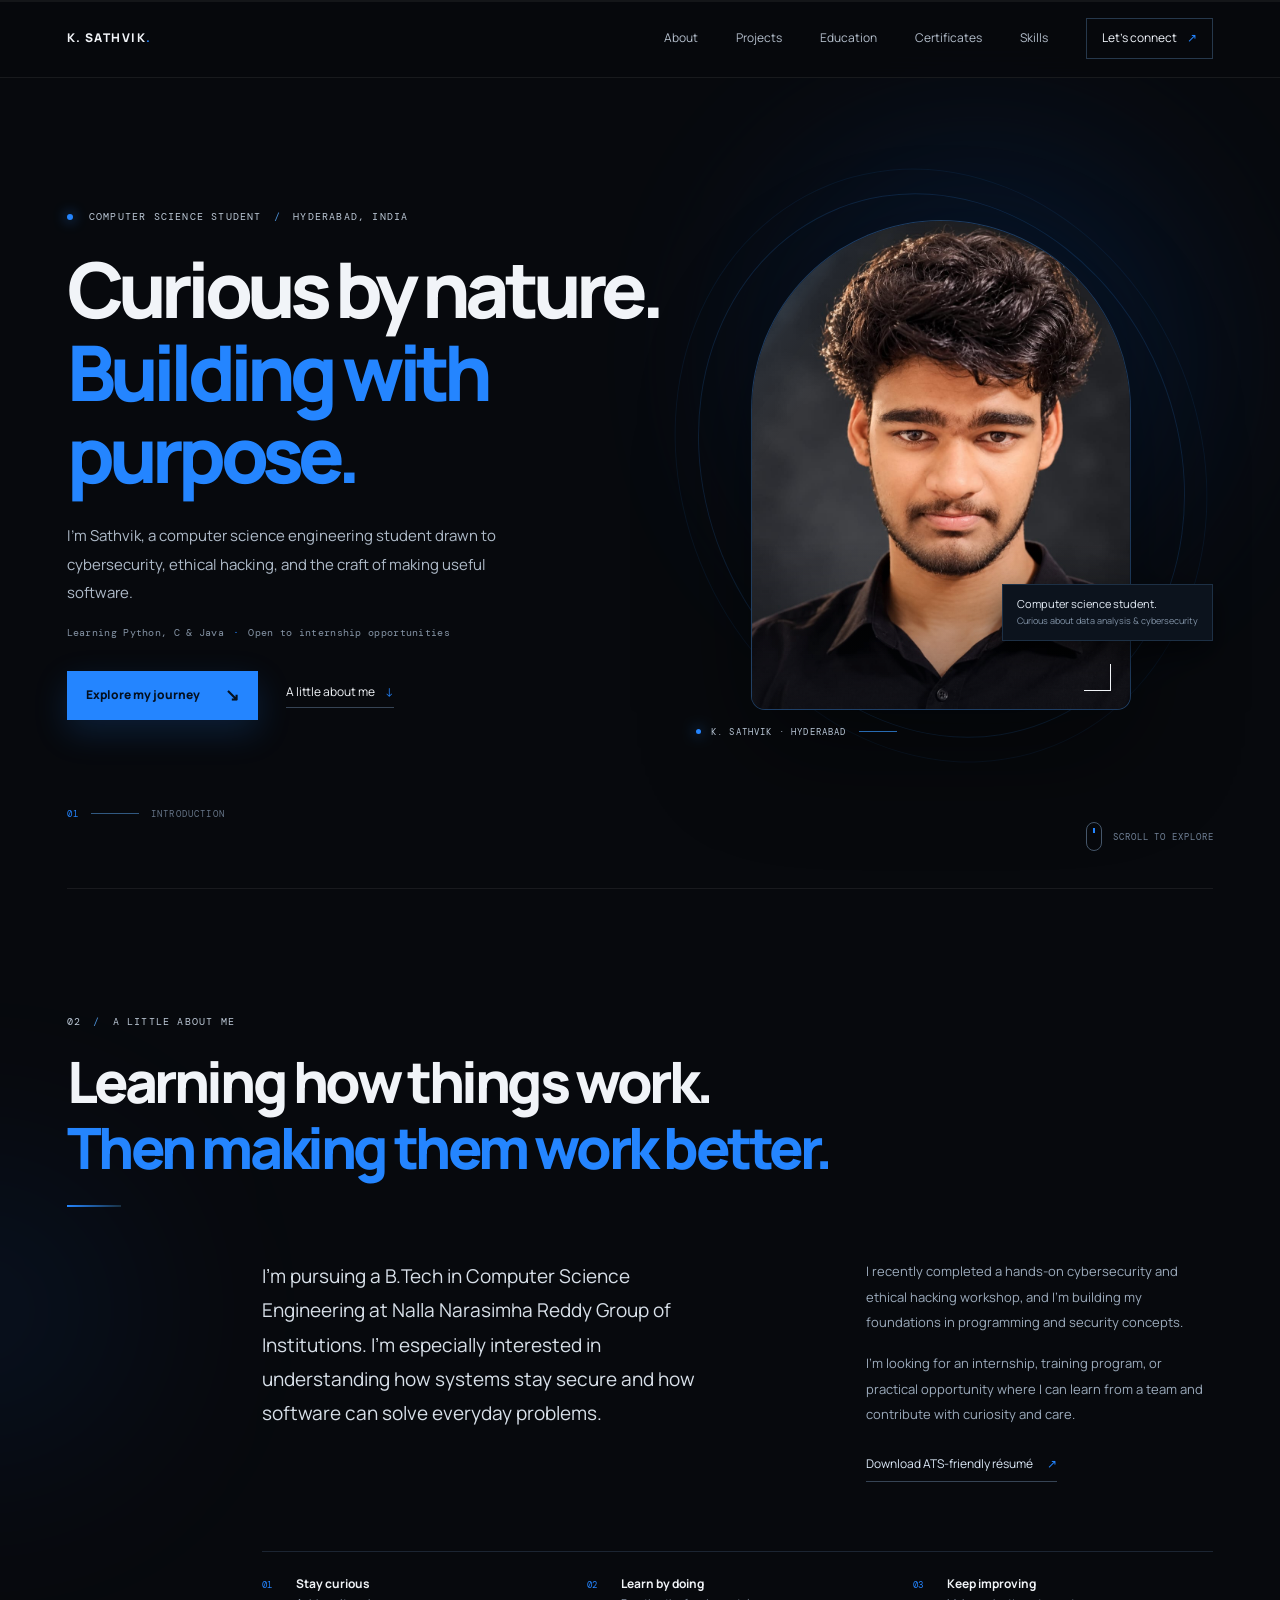
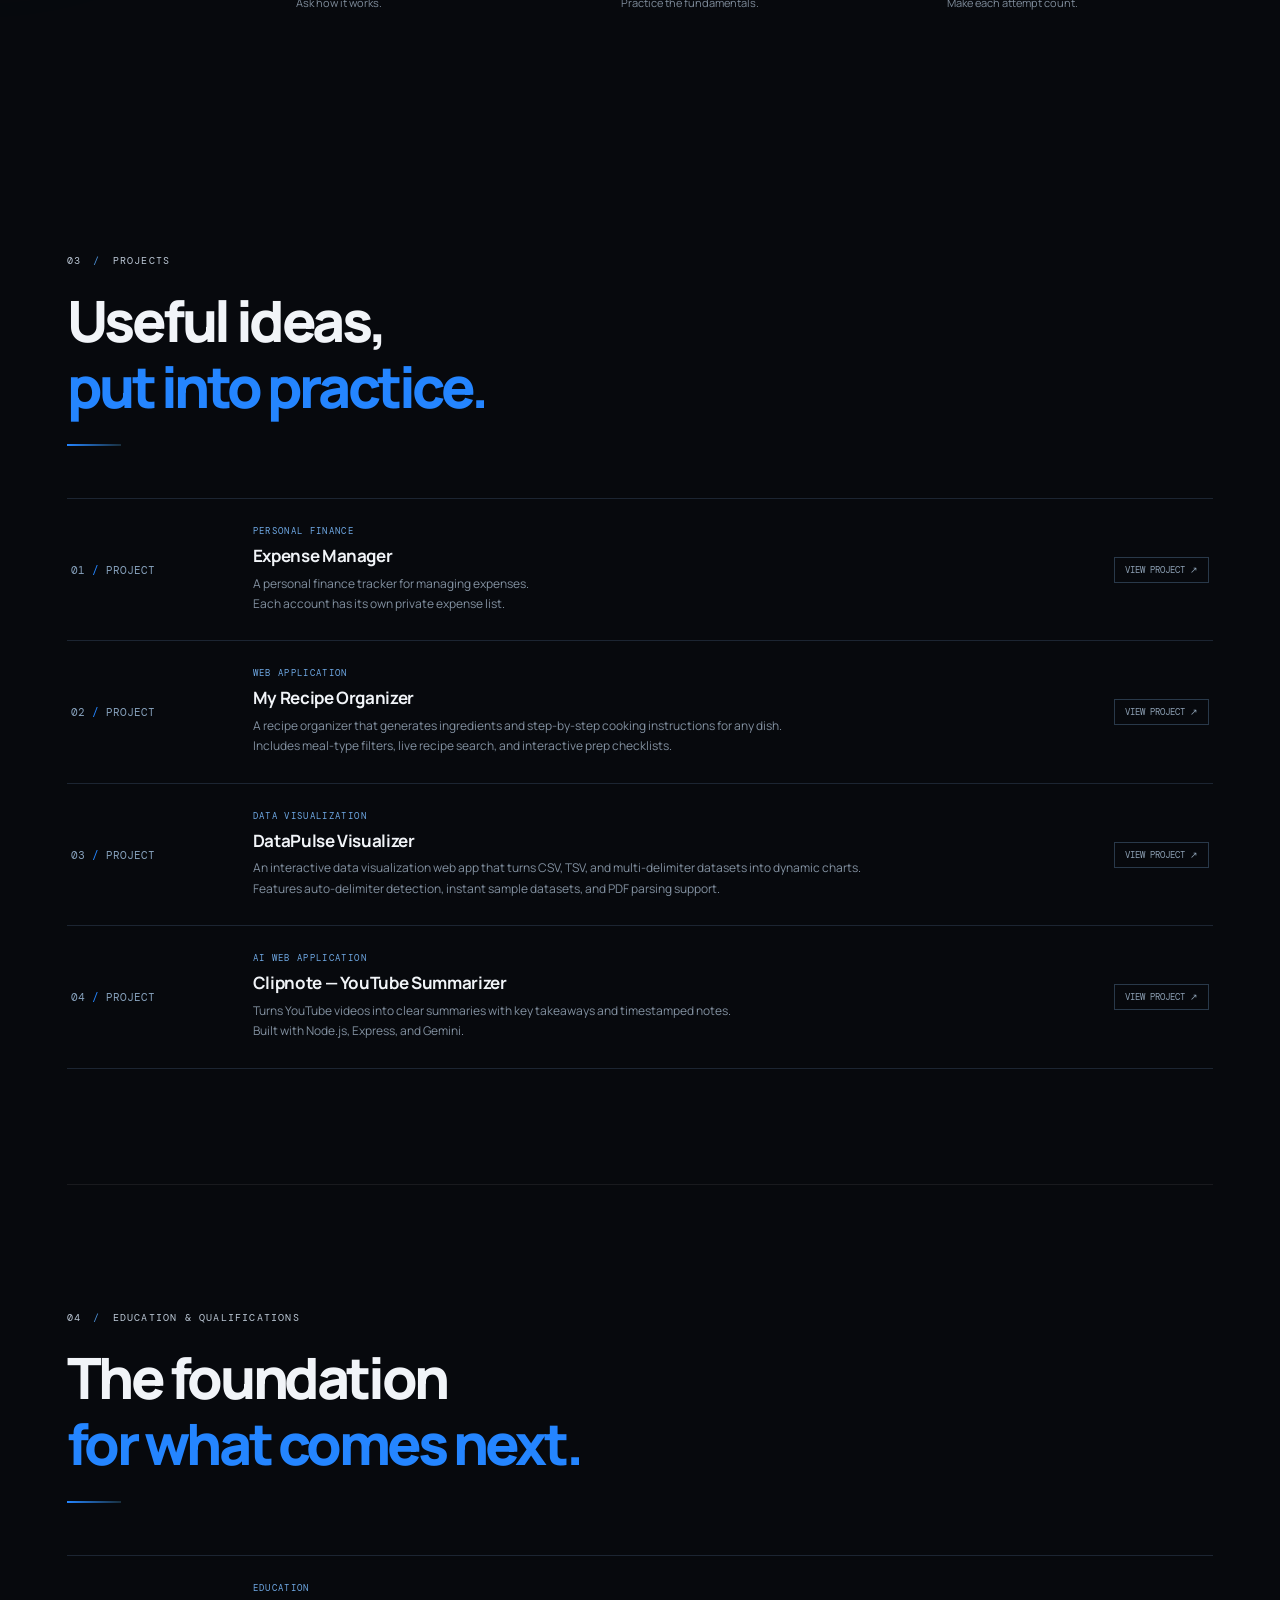
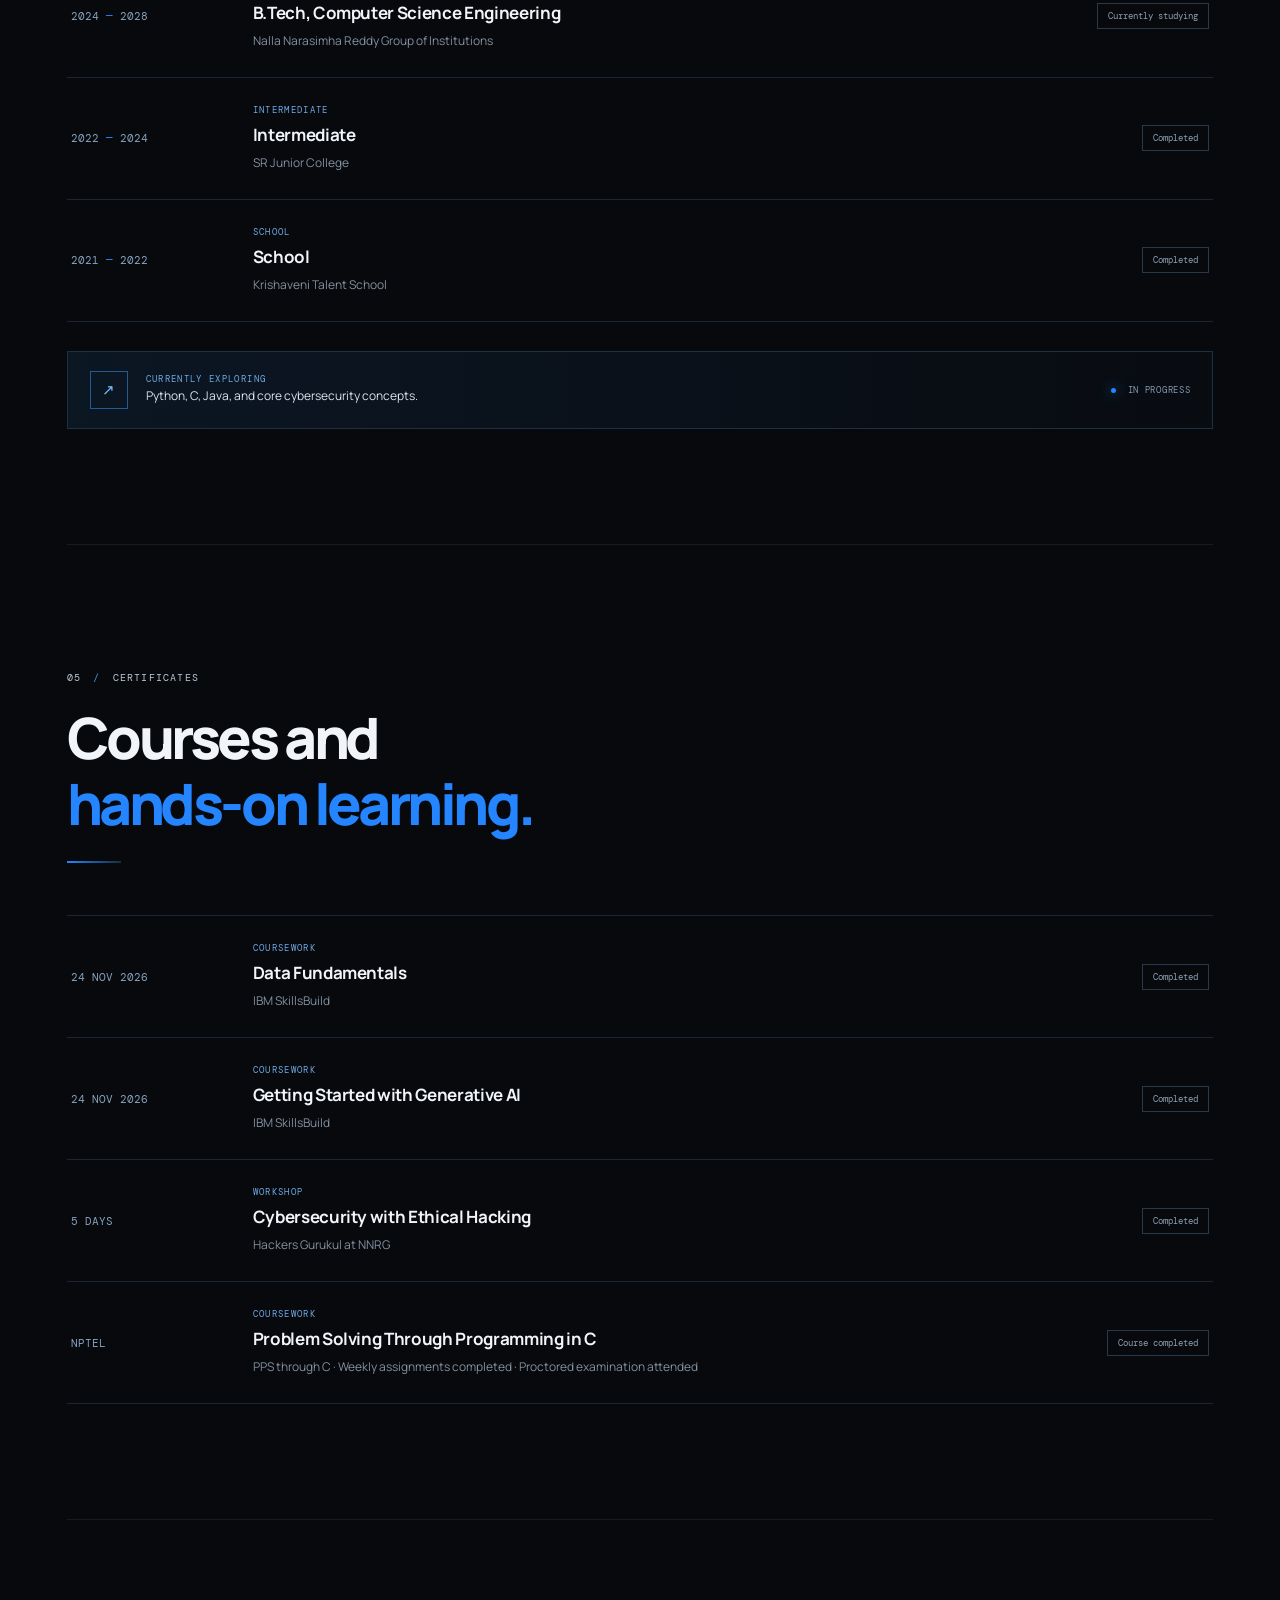
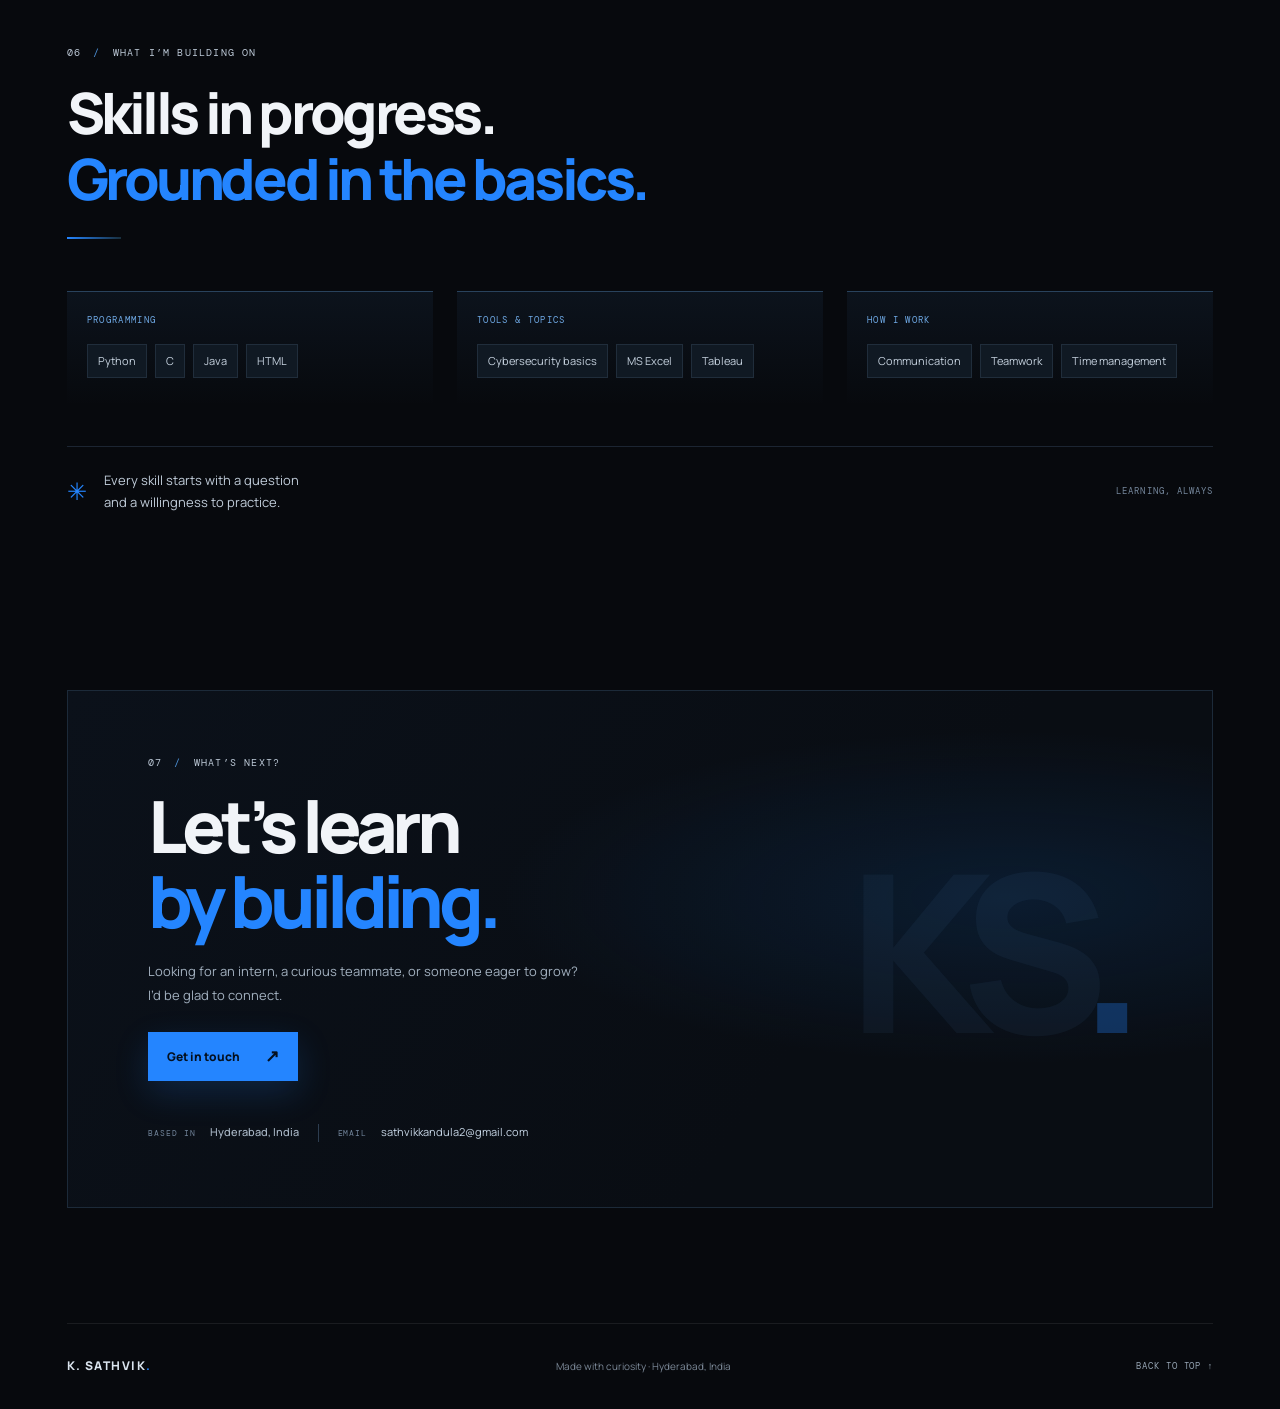
<file: index.html>
<!doctype html>
<html lang="en">
<head>
  <meta charset="utf-8"><meta name="viewport" content="width=device-width, initial-scale=1">
  <meta name="theme-color" content="#07090d"><meta name="description" content="K. Sathvik — computer science engineering student exploring cybersecurity, ethical hacking, and software development.">
  <title>K. Sathvik — Computer Science & Cybersecurity</title>
  <link rel="preconnect" href="https://fonts.googleapis.com"><link rel="preconnect" href="https://fonts.gstatic.com" crossorigin>
  <link href="https://fonts.googleapis.com/css2?family=DM+Mono:wght@400;500&family=Manrope:wght@400;500;600;700;800&display=swap" rel="stylesheet">
  <link rel="stylesheet" href="styles.css">
</head>
<body>
  <div class="scroll-progress" aria-hidden="true"><span></span></div>
  <div class="page-glow glow-one"></div><div class="page-glow glow-two"></div>
  <header class="topbar">
    <a class="brand" href="#top" aria-label="K Sathvik, home"><span class="brand-name">K. SATHVIK<span class="brand-dot">.</span></span></a>
    <button class="menu-toggle" aria-label="Open navigation" aria-expanded="false"><span></span><span></span></button>
    <nav class="navigation" aria-label="Main navigation"><a href="#about">About</a><a href="#projects">Projects</a><a href="#journey">Education</a><a href="#certificates">Certificates</a><a href="#skills">Skills</a><a href="#contact" class="nav-cta">Let’s connect <span>↗</span></a></nav>
  </header>
  <main id="top">
    <section class="hero section-wrap" aria-labelledby="hero-title">
      <div class="hero-copy reveal">
        <p class="eyebrow"><i></i> COMPUTER SCIENCE STUDENT <b>/</b> HYDERABAD, INDIA</p>
        <h1 id="hero-title">Curious by nature.<br><span>Building with purpose.</span></h1>
        <p class="hero-lede">I’m Sathvik, a computer science engineering student drawn to cybersecurity, ethical hacking, and the craft of making useful software.</p>
        <div class="hero-meta"><span>Learning Python, C & Java</span><span class="meta-separator">·</span><span>Open to internship opportunities</span></div>
        <div class="hero-actions"><a class="button button-primary" href="#journey">Explore my journey <span>↘</span></a><a class="text-link" href="#about">A little about me <span>↓</span></a></div>
        <div class="hero-index"><span>01</span><span class="index-line"></span><span>INTRODUCTION</span></div>
      </div>
      <div class="portrait-wrap reveal" aria-label="Portrait of K. Sathvik">
        <div class="portrait-orbit orbit-a"></div><div class="portrait-orbit orbit-b"></div>
        <div class="portrait-frame"><img src="sathvik-portrait.jpeg" alt="Portrait of K. Sathvik."><span class="portrait-corner corner-tl"></span><span class="portrait-corner corner-br"></span></div>
        <div class="portrait-caption"><span class="caption-dot"></span> K. SATHVIK · HYDERABAD <span class="caption-line"></span></div>
        <div class="portrait-note">Computer science student.<br><span>Curious about data analysis &amp; cybersecurity</span></div>
      </div>
      <a href="#about" class="scroll-cue" aria-label="Scroll to about section"><span></span>SCROLL TO EXPLORE</a>
    </section>
    <section class="about section-wrap section-pad" id="about">
      <div class="section-heading reveal"><p class="eyebrow">02 <b>/</b> A LITTLE ABOUT ME</p><h2>Learning how things work.<br><span>Then making them work better.</span></h2></div>
      <div class="about-grid"><p class="about-intro reveal">I’m pursuing a B.Tech in Computer Science Engineering at Nalla Narasimha Reddy Group of Institutions. I’m especially interested in understanding how systems stay secure and how software can solve everyday problems.</p><div class="about-side reveal"><p>I recently completed a hands-on cybersecurity and ethical hacking workshop, and I’m building my foundations in programming and security concepts.</p><p>I’m looking for an internship, training program, or practical opportunity where I can learn from a team and contribute with curiosity and care.</p><a class="inline-link" href="assets/K_Sathvik_ATS_Resume.pdf" target="_blank" rel="noreferrer">Download ATS-friendly résumé <span>↗</span></a></div></div>
      <div class="principles reveal"><div><span class="principle-num">01</span><strong>Stay curious</strong><small>Ask how it works.</small></div><div><span class="principle-num">02</span><strong>Learn by doing</strong><small>Practice the fundamentals.</small></div><div><span class="principle-num">03</span><strong>Keep improving</strong><small>Make each attempt count.</small></div></div>
    </section>
    <section class="projects section-wrap section-pad" id="projects">
      <div class="section-heading reveal"><p class="eyebrow">03 <b>/</b> PROJECTS</p><h2>Useful ideas,<br><span>put into practice.</span></h2></div>
      <div class="journey-list">
        <article class="journey-card reveal"><div class="journey-date">01 <span>/</span> PROJECT</div><div class="journey-main"><p class="card-kicker">PERSONAL FINANCE</p><h3>Expense Manager</h3><p>A personal finance tracker for managing expenses.<br>Each account has its own private expense list.</p></div><a class="journey-tag" href="https://expense.sathvikkandula2.workers.dev/" target="_blank" rel="noreferrer">VIEW PROJECT ↗</a></article>
        <article class="journey-card reveal"><div class="journey-date">02 <span>/</span> PROJECT</div><div class="journey-main"><p class="card-kicker">WEB APPLICATION</p><h3>My Recipe Organizer</h3><p>A recipe organizer that generates ingredients and step-by-step cooking instructions for any dish.<br>Includes meal-type filters, live recipe search, and interactive prep checklists.</p></div><a class="journey-tag" href="https://recipe.sathvikkandula2.workers.dev/" target="_blank" rel="noreferrer">VIEW PROJECT ↗</a></article>
        <article class="journey-card reveal"><div class="journey-date">03 <span>/</span> PROJECT</div><div class="journey-main"><p class="card-kicker">DATA VISUALIZATION</p><h3>DataPulse Visualizer</h3><p>An interactive data visualization web app that turns CSV, TSV, and multi-delimiter datasets into dynamic charts.<br>Features auto-delimiter detection, instant sample datasets, and PDF parsing support.</p></div><a class="journey-tag" href="https://visualize.sathvikkandula2.workers.dev/" target="_blank" rel="noreferrer">VIEW PROJECT ↗</a></article>
        <article class="journey-card reveal"><div class="journey-date">04 <span>/</span> PROJECT</div><div class="journey-main"><p class="card-kicker">AI WEB APPLICATION</p><h3>Clipnote — YouTube Summarizer</h3><p>Turns YouTube videos into clear summaries with key takeaways and timestamped notes.<br>Built with Node.js, Express, and Gemini.</p></div><a class="journey-tag" href="https://clipnote-youtubee.onrender.com/" target="_blank" rel="noreferrer">VIEW PROJECT ↗</a></article>
      </div>
    </section>
    <section class="journey section-wrap section-pad" id="journey">
      <div class="section-heading reveal"><p class="eyebrow">04 <b>/</b> EDUCATION & QUALIFICATIONS</p><h2>The foundation<br><span>for what comes next.</span></h2></div>
      <div class="journey-list">
        <article class="journey-card reveal"><div class="journey-date">2024 <span>—</span> 2028</div><div class="journey-main"><p class="card-kicker">EDUCATION</p><h3>B.Tech, Computer Science Engineering</h3><p>Nalla Narasimha Reddy Group of Institutions</p></div><div class="journey-tag">Currently studying</div></article>
        <article class="journey-card reveal"><div class="journey-date">2022 <span>—</span> 2024</div><div class="journey-main"><p class="card-kicker">INTERMEDIATE</p><h3>Intermediate</h3><p>SR Junior College</p></div><div class="journey-tag">Completed</div></article>
        <article class="journey-card reveal"><div class="journey-date">2021 <span>—</span> 2022</div><div class="journey-main"><p class="card-kicker">SCHOOL</p><h3>School</h3><p>Krishaveni Talent School</p></div><div class="journey-tag">Completed</div></article>
      </div>
      <div class="learning-strip reveal"><div class="learning-icon">↗</div><div><p class="card-kicker">CURRENTLY EXPLORING</p><p>Python, C, Java, and core cybersecurity concepts.</p></div><span class="learning-status"><i></i> IN PROGRESS</span></div>
    </section>
    <section class="journey certificates section-wrap section-pad" id="certificates">
      <div class="section-heading reveal"><p class="eyebrow">05 <b>/</b> CERTIFICATES</p><h2>Courses and<br><span>hands-on learning.</span></h2></div>
      <div class="journey-list">
        <article class="journey-card reveal"><div class="journey-date">24 NOV 2026</div><div class="journey-main"><p class="card-kicker">COURSEWORK</p><h3>Data Fundamentals</h3><p>IBM SkillsBuild</p></div><div class="journey-tag">Completed</div></article>
        <article class="journey-card reveal"><div class="journey-date">24 NOV 2026</div><div class="journey-main"><p class="card-kicker">COURSEWORK</p><h3>Getting Started with Generative AI</h3><p>IBM SkillsBuild</p></div><div class="journey-tag">Completed</div></article>
        <article class="journey-card reveal"><div class="journey-date">5 DAYS</div><div class="journey-main"><p class="card-kicker">WORKSHOP</p><h3>Cybersecurity with Ethical Hacking</h3><p>Hackers Gurukul at NNRG</p></div><div class="journey-tag">Completed</div></article>
        <article class="journey-card reveal"><div class="journey-date">NPTEL</div><div class="journey-main"><p class="card-kicker">COURSEWORK</p><h3>Problem Solving Through Programming in C</h3><p>PPS through C · Weekly assignments completed · Proctored examination attended</p></div><div class="journey-tag">Course completed</div></article>
      </div>
    </section>
    <section class="skills section-wrap section-pad" id="skills">
      <div class="section-heading reveal"><p class="eyebrow">06 <b>/</b> WHAT I’M BUILDING ON</p><h2>Skills in progress.<br><span>Grounded in the basics.</span></h2></div>
      <div class="skills-layout"><div class="skill-group reveal"><p class="card-kicker">PROGRAMMING</p><div class="skill-chips"><span>Python</span><span>C</span><span>Java</span><span>HTML</span></div></div><div class="skill-group reveal"><p class="card-kicker">TOOLS & TOPICS</p><div class="skill-chips"><span>Cybersecurity basics</span><span>MS Excel</span><span>Tableau</span></div></div><div class="skill-group reveal"><p class="card-kicker">HOW I WORK</p><div class="skill-chips"><span>Communication</span><span>Teamwork</span><span>Time management</span></div></div></div>
      <div class="skills-foot reveal"><span class="skills-star">✳</span><p>Every skill starts with a question<br>and a willingness to practice.</p><span class="mono-label">LEARNING, ALWAYS</span></div>
    </section>
    <section class="contact section-wrap section-pad" id="contact"><div class="contact-card reveal"><p class="eyebrow">07 <b>/</b> WHAT’S NEXT?</p><h2>Let’s learn<br><span>by building.</span></h2><p class="contact-copy">Looking for an intern, a curious teammate, or someone eager to grow? I’d be glad to connect.</p><a class="button button-primary" href="mailto:sathvikkandula2@gmail.com">Get in touch <span>↗</span></a><div class="contact-detail"><span>BASED IN</span><strong>Hyderabad, India</strong><span class="detail-divider"></span><span>EMAIL</span><a href="mailto:sathvikkandula2@gmail.com">sathvikkandula2@gmail.com</a></div><div class="contact-mark">KS<span>.</span></div></div></section>
  </main>
  <footer class="footer section-wrap"><a class="footer-brand" href="#top">K. SATHVIK<span>.</span></a><span>Made with curiosity · Hyderabad, India</span><a href="#top" class="back-top">BACK TO TOP ↑</a></footer>
  <script src="script.js"></script>
</body></html>
</file>
<file: styles.css>
:root{--bg:#07090d;--panel:#0d1119;--line:#1c2532;--text:#f1f4f8;--muted:#9aa7b7;--blue:#2485ff;--cyan:#60c6ff;--mono:'DM Mono',monospace;--sans:'Manrope',sans-serif}*{box-sizing:border-box}html{scroll-behavior:smooth;scroll-padding-top:94px}body{margin:0;background:var(--bg);color:var(--text);font-family:var(--sans);font-size:15px;line-height:1.7;overflow-x:hidden}a{color:inherit;text-decoration:none}.page-glow{position:absolute;pointer-events:none;filter:blur(100px);opacity:.18;border-radius:50%;z-index:-1}.glow-one{width:400px;height:400px;right:8%;top:160px;background:#075cd0}.glow-two{width:300px;height:280px;left:-170px;top:1170px;background:#103e86}.topbar{height:78px;position:sticky;top:0;z-index:20;background:rgba(7,9,13,.88);backdrop-filter:blur(18px);border-bottom:1px solid rgba(255,255,255,.07);display:flex;align-items:center;justify-content:space-between;padding:0 max(calc((100vw - 1190px)/2),5.2vw)}.brand{display:flex;gap:12px;align-items:center}.brand-mark{width:34px;height:34px;border:1px solid #285587;color:var(--blue);font-size:13px;font-weight:800;display:grid;place-items:center;position:relative}.brand-mark span{font-size:10px;position:absolute;right:2px;top:0;color:#91c6ff}.brand-name,.footer-brand{font-size:12px;letter-spacing:.12em;font-weight:800}.brand-dot,.footer-brand span{color:var(--blue)}.navigation{display:flex;gap:38px;align-items:center;font-size:12px;color:#b4bfcc}.navigation a{transition:color .2s}.navigation a:hover,.inline-link:hover{color:var(--cyan)}.navigation .nav-cta{border:1px solid #26384c;padding:9px 15px;color:#f2f6fb}.nav-cta span{color:var(--blue);padding-left:8px}.menu-toggle{display:none}.section-wrap{width:min(1190px,89.6vw);margin-inline:auto}.hero{min-height:calc(100vh - 78px);min-height:min(810px,calc(100vh - 78px));position:relative;display:grid;grid-template-columns:1.05fr .95fr;align-items:center;padding-top:60px;padding-bottom:96px}.hero-copy{max-width:650px;position:relative;z-index:2}.eyebrow{font:10px var(--mono);letter-spacing:.12em;color:#bcc8d6;margin:0 0 25px}.eyebrow i,.learning-status i,.caption-dot{display:inline-block;width:6px;height:6px;border-radius:50%;background:var(--blue);box-shadow:0 0 13px #2485ff;margin-right:9px}.eyebrow b{color:#4d91d7;padding:0 5px;font-weight:400}.hero h1{font-size:clamp(47px,6vw,80px);line-height:1.07;letter-spacing:-.075em;margin:0;font-weight:800}.hero h1 span,.section-heading h2 span,.contact-card h2 span{color:var(--blue)}.hero-lede{max-width:485px;color:#afbbc9;font-size:15px;line-height:1.9;margin:27px 0 18px}.hero-meta{font:10px var(--mono);color:#8594a5;letter-spacing:.03em;display:flex;gap:9px;align-items:center}.meta-separator{color:var(--blue)}.hero-actions{display:flex;align-items:center;gap:28px;margin-top:32px}.button{height:49px;padding:0 19px;display:inline-flex;align-items:center;gap:25px;font-size:12px;font-weight:800;transition:transform .2s,background .2s}.button:hover{transform:translateY(-2px)}.button-primary{background:var(--blue);color:#04101f;box-shadow:0 12px 34px rgba(36,133,255,.18)}.button-primary:hover{background:#58a5ff}.button span{font-size:17px}.text-link,.inline-link{font-size:12px;border-bottom:1px solid #364455;padding-bottom:5px}.text-link span{color:var(--blue);padding-left:8px}.portrait-wrap{height:565px;position:relative;display:grid;place-items:center}.portrait-frame{width:min(380px,78%);height:490px;position:relative;overflow:hidden;border:1px solid rgba(72,142,223,.32);border-radius:190px 190px 14px 14px;background:linear-gradient(155deg,#0c1b30,#080d15 58%,#101c2b);box-shadow:0 40px 110px rgba(0,0,0,.45),inset 0 0 60px rgba(42,127,221,.09)}.portrait-frame:after{content:'';position:absolute;inset:0;background:linear-gradient(180deg,transparent 65%,rgba(6,9,15,.45));pointer-events:none}.portrait-frame img{width:100%;height:100%;object-fit:cover;opacity:.92}.portrait-orbit{position:absolute;border:1px solid rgba(46,126,216,.2);border-radius:50%;transform:rotate(-22deg)}.orbit-a{width:475px;height:555px}.orbit-b{width:520px;height:605px;border-color:rgba(46,126,216,.1)}.portrait-corner{position:absolute;z-index:2;width:27px;height:27px;border-color:#62b2ff}.corner-tl{left:19px;top:42px;border-left:1px solid;border-top:1px solid}.corner-br{right:19px;bottom:18px;border-right:1px solid;border-bottom:1px solid}.portrait-caption{position:absolute;bottom:10px;left:5%;font:9px var(--mono);letter-spacing:.13em;color:#b9c7d7;display:flex;align-items:center}.caption-dot{width:5px;height:5px;margin-right:10px}.caption-line{width:38px;height:1px;background:#286ab1;margin-left:12px}.portrait-note{position:absolute;right:0;bottom:107px;font-size:11px;line-height:1.5;color:#e5edf7;background:#0c131d;border:1px solid #1d3045;padding:11px 14px;box-shadow:0 12px 30px #0008}.portrait-note span{font-size:9px;color:#8293a7}.floating-stamp{position:absolute;left:2%;top:112px;width:56px;height:56px;border:1px solid #315e8b;background:#0a111b;border-radius:50%;display:flex;align-items:center;justify-content:center;gap:5px;color:#9ed1ff;transform:rotate(-12deg)}.floating-stamp>span{font-weight:800;font-size:14px}.floating-stamp small{font:6px var(--mono);line-height:1.4}.hero-index{position:absolute;bottom:-100px;left:0;display:flex;align-items:center;gap:12px;font:9px var(--mono);letter-spacing:.13em;color:#667588}.hero-index span:first-child{color:var(--blue)}.index-line{width:48px;height:1px;background:#315981}.scroll-cue{position:absolute;right:0;bottom:37px;display:flex;align-items:center;gap:11px;font:9px var(--mono);letter-spacing:.1em;color:#718197}.scroll-cue span{height:29px;width:16px;border:1px solid #45566a;border-radius:9px;position:relative}.scroll-cue span:after{content:'';width:2px;height:5px;position:absolute;left:6px;top:5px;background:var(--blue);animation:scroll 1.6s infinite}@keyframes scroll{to{transform:translateY(10px);opacity:0}}.section-pad{padding-top:126px;padding-bottom:115px}.section-heading{margin-bottom:52px}.section-heading .eyebrow{margin-bottom:20px}.section-heading h2{font-size:clamp(36px,4.5vw,57px);line-height:1.16;letter-spacing:-.06em;margin:0;font-weight:800}.about{border-top:1px solid rgba(255,255,255,.07)}.about-grid{display:grid;grid-template-columns:1.15fr .85fr;gap:14%;margin-left:17%}.about-intro{font-size:19px;line-height:1.8;color:#d8e0e9;margin:0;max-width:500px}.about-side{font-size:13px;color:#9cabbc;line-height:1.95}.about-side p{margin:0 0 16px}.inline-link{display:inline-flex;gap:14px;margin-top:9px;color:#dce9f8}.inline-link span{color:var(--blue)}.principles{display:grid;grid-template-columns:repeat(3,1fr);border-top:1px solid var(--line);margin:69px 0 0 17%;padding-top:22px;gap:25px}.principles>div{display:grid;grid-template-columns:26px auto;column-gap:8px;align-items:baseline}.principle-num{font:9px var(--mono);color:var(--blue)}.principles strong{font-size:12px}.principles small{grid-column:2;color:#7f8c9b;font-size:11px}.journey{border-top:1px solid rgba(255,255,255,.07)}.journey-list{border-top:1px solid var(--line)}.journey-card{display:grid;grid-template-columns:160px 1fr 150px;align-items:center;gap:22px;padding:26px 4px;border-bottom:1px solid var(--line);transition:padding .25s,background .25s}.journey-card:hover{padding-inline:14px;background:rgba(25,43,63,.28)}.journey-date{font:11px var(--mono);color:#87a2bd}.journey-date span{color:var(--blue)}.card-kicker{font:9px var(--mono);letter-spacing:.15em;color:#6fa9e5;margin:0 0 7px}.journey-main h3{font-size:17px;line-height:1.45;letter-spacing:-.02em;margin:0 0 5px}.journey-main>p:last-child{color:#8391a1;font-size:12px;margin:0}.journey-tag{justify-self:end;padding:6px 10px;border:1px solid #29394a;color:#8da0b4;font:9px var(--mono)}.learning-strip{margin-top:29px;padding:19px 22px;display:flex;align-items:center;gap:18px;border:1px solid #1c3045;background:linear-gradient(90deg,rgba(24,59,97,.27),rgba(11,17,25,.3))}.learning-icon{width:38px;height:38px;border:1px solid #245a91;display:grid;place-items:center;color:#78bdff}.learning-strip .card-kicker{margin-bottom:1px}.learning-strip p:last-child{margin:0;font-size:12px;color:#dce5ef}.learning-status{margin-left:auto;font:9px var(--mono);letter-spacing:.08em;color:#8097ad}.learning-status i{width:5px;height:5px;margin-right:6px}.skills{border-top:1px solid rgba(255,255,255,.07)}.skills-layout{display:grid;grid-template-columns:repeat(3,1fr);gap:24px}.skill-group{padding:22px 20px 25px;border-top:1px solid #29425c;background:linear-gradient(180deg,rgba(18,31,47,.45),rgba(12,16,23,.05))}.skill-group .card-kicker{margin-bottom:18px}.skill-chips{display:flex;flex-wrap:wrap;gap:8px}.skill-chips span{font-size:11px;color:#c5d1de;background:#101923;border:1px solid #202d3b;padding:7px 10px}.skills-foot{margin-top:43px;border-top:1px solid var(--line);padding-top:22px;display:flex;align-items:center;gap:17px}.skills-star{font-size:24px;color:var(--blue)}.skills-foot p{font-size:13px;color:#c0ccd9;line-height:1.7;margin:0}.mono-label{margin-left:auto;font:9px var(--mono);letter-spacing:.12em;color:#75879c}.contact{padding-top:62px}.contact-card{position:relative;overflow:hidden;padding:65px 7%;border:1px solid #1c2a39;background:radial-gradient(ellipse at 82% 40%,rgba(17,75,139,.24),transparent 38%),linear-gradient(125deg,#0b111a,#090d13 65%)}.contact-card .eyebrow{margin-bottom:20px}.contact-card h2{font-size:clamp(46px,6vw,72px);line-height:1.04;letter-spacing:-.07em;margin:0;font-weight:800}.contact-copy{max-width:430px;color:#a2b0bf;font-size:13px;line-height:1.85;margin:20px 0 25px}.contact-detail{display:flex;align-items:center;gap:14px;margin-top:42px;color:#aab8c7;font-size:11px}.contact-detail>span:not(.detail-divider){font:8px var(--mono);letter-spacing:.12em;color:#71849a}.contact-detail strong{font-weight:500}.contact-detail a{color:#c7d6e6}.detail-divider{width:1px;height:18px;background:#2d3d50;margin:0 5px}.contact-mark{position:absolute;right:8%;top:50%;transform:translateY(-50%);font-size:220px;font-weight:800;letter-spacing:-.12em;color:rgba(95,153,213,.065);line-height:1}.contact-mark span{color:rgba(36,133,255,.3)}.footer{min-height:86px;border-top:1px solid rgba(255,255,255,.08);display:flex;align-items:center;justify-content:space-between;color:#7c8998;font-size:10px}.footer-brand{color:#dbe5ef}.back-top{font:9px var(--mono);letter-spacing:.1em;color:#96a5b4}.reveal{opacity:0;transform:translateY(16px);transition:opacity .7s ease,transform .7s ease}.reveal.visible{opacity:1;transform:translateY(0)}@media(prefers-reduced-motion:reduce){*,*:before,*:after{scroll-behavior:auto!important;animation:none!important;transition:none!important}.reveal{opacity:1;transform:none}}@media(max-width:800px){.topbar{height:68px;padding-inline:5vw}.navigation{gap:20px}.hero{min-height:720px;grid-template-columns:1fr .8fr;padding-top:50px}.hero h1{font-size:clamp(46px,7vw,64px)}.portrait-wrap{height:480px}.portrait-frame{height:405px;width:88%}.portrait-orbit.orbit-a{width:360px;height:440px}.portrait-orbit.orbit-b{width:400px;height:490px}.about-grid{margin-left:8%;gap:8%}.principles{margin-left:8%}.section-pad{padding-top:100px;padding-bottom:90px}}@media(max-width:620px){html{scroll-padding-top:70px}.topbar{height:64px}.brand-name{font-size:11px}.menu-toggle{display:flex;background:none;border:1px solid #26384b;width:38px;height:36px;flex-direction:column;align-items:center;justify-content:center;gap:5px}.menu-toggle span{width:15px;height:1px;background:#e5edf5}.navigation{display:none;position:absolute;left:0;right:0;top:63px;background:#080c12;border-bottom:1px solid #202d3b;padding:12px 5vw 20px;flex-direction:column;align-items:stretch;gap:0}.navigation.open{display:flex}.navigation a{padding:11px 0;border-bottom:1px solid rgba(255,255,255,.05)}.navigation .nav-cta{border:0;padding:11px 0}.section-wrap{width:89vw}.hero{min-height:0;grid-template-columns:1fr;padding-top:68px;padding-bottom:80px}.hero-copy{grid-row:1}.hero h1{font-size:clamp(43px,12vw,63px)}.hero-lede{font-size:14px;margin-top:21px}.hero-meta{font-size:9px;flex-wrap:wrap}.hero-actions{gap:18px;margin-top:25px}.button{height:46px;padding:0 14px;gap:14px;font-size:11px}.text-link{font-size:10px}.portrait-wrap{height:390px;margin-top:50px}.portrait-frame{width:68%;height:355px}.portrait-orbit.orbit-a{width:300px;height:365px}.portrait-orbit.orbit-b{width:335px;height:400px}.floating-stamp{left:7%;top:51px}.portrait-note{right:3%;bottom:80px}.portrait-caption{left:14%;bottom:2px;font-size:8px}.hero-index{display:none}.scroll-cue{bottom:23px}.section-pad{padding-top:78px;padding-bottom:74px}.section-heading{margin-bottom:36px}.section-heading h2{font-size:clamp(34px,9.4vw,47px)}.about-grid{grid-template-columns:1fr;gap:16px;margin-left:0}.about-intro{font-size:17px}.about-side{font-size:12px}.principles{margin:34px 0 0;grid-template-columns:1fr;gap:13px}.principles>div{grid-template-columns:26px 1fr}.principles small{grid-column:2}.journey-card{grid-template-columns:1fr auto;gap:4px 12px;padding:20px 1px}.journey-date{grid-column:1/-1;font-size:10px}.journey-main h3{font-size:15px}.journey-main>p:last-child{font-size:11px}.journey-tag{grid-column:2;grid-row:2;align-self:center;font-size:8px;padding:5px 7px}.learning-strip{padding:15px 13px;gap:12px}.learning-status{font-size:7px}.learning-strip p:last-child{font-size:11px}.skills-layout{grid-template-columns:1fr;gap:12px}.skill-group{padding:18px}.skills-foot{gap:12px}.skills-foot p{font-size:11px}.mono-label{font-size:7px}.contact{padding-top:32px}.contact-card{padding:43px 7%}.contact-card h2{font-size:53px}.contact-copy{font-size:12px}.contact-detail{flex-wrap:wrap;gap:9px;margin-top:32px}.contact-mark{font-size:150px;right:4%;top:33%}.footer{min-height:92px;gap:8px;flex-wrap:wrap;padding-block:16px}.footer>span{order:3;width:100%}.back-top{font-size:8px}}
/* Hero entrance and portrait motion */
.hero-copy.reveal{transform:translateX(-34px);transition-delay:.1s}
.portrait-wrap.reveal{transform:translateX(42px);transition-delay:.25s}
.hero-copy.reveal.visible,.portrait-wrap.reveal.visible{transform:translate(0,0)}
.portrait-frame{animation:portraitFloat 6s ease-in-out 1.1s infinite}
.portrait-frame:before{content:'';position:absolute;z-index:1;pointer-events:none;inset:-45%;background:linear-gradient(112deg,transparent 39%,rgba(112,185,255,.04) 45%,rgba(130,199,255,.23) 50%,rgba(112,185,255,.04) 55%,transparent 61%);transform:translateX(-45%) rotate(16deg);animation:portraitSweep 8s ease-in-out 1.5s infinite}
.orbit-a{animation:orbitBreathe 5s ease-in-out infinite}
.orbit-b{animation:orbitBreathe 6.5s ease-in-out .6s infinite reverse}
@keyframes portraitFloat{0%,100%{transform:translateY(0)}50%{transform:translateY(-8px)}}
@keyframes portraitSweep{0%,12%{transform:translateX(-52%) rotate(16deg)}52%,100%{transform:translateX(52%) rotate(16deg)}}
@keyframes orbitBreathe{0%,100%{opacity:.45;scale:1}50%{opacity:.9;scale:1.025}}
@media(prefers-reduced-motion:reduce){.hero-copy.reveal,.portrait-wrap.reveal{transform:none}}

/* Section-to-section travel */
.scroll-progress{position:fixed;z-index:30;left:0;right:0;top:0;height:2px;background:rgba(255,255,255,.055);pointer-events:none}
.scroll-progress span{display:block;width:100%;height:100%;transform:scaleX(0);transform-origin:left center;background:linear-gradient(90deg,#2485ff,#65c6ff);box-shadow:0 0 12px rgba(36,133,255,.72);will-change:transform}
.navigation a{position:relative}
.navigation a:not(.nav-cta):after{content:'';position:absolute;left:0;right:0;bottom:-7px;height:1px;transform:scaleX(0);transform-origin:left;background:linear-gradient(90deg,var(--blue),var(--cyan));transition:transform .28s ease}
.navigation a.active{color:#f2f7fd}
.navigation a.active:after{transform:scaleX(1)}
.reveal{filter:blur(5px);transition:opacity .72s ease,transform .72s cubic-bezier(.2,.7,.2,1),filter .72s ease}
.reveal.visible{filter:blur(0)}
.section-heading.reveal:after{content:'';display:block;width:54px;height:2px;margin-top:25px;background:linear-gradient(90deg,var(--blue),rgba(96,198,255,.2));transform:scaleX(0);transform-origin:left;transition:transform .65s ease .28s}
.section-heading.reveal.visible:after{transform:scaleX(1)}
.about-grid>.reveal:nth-child(2),.principles>div:nth-child(2),.journey-card:nth-child(2),.skill-group:nth-child(2){transition-delay:.1s}
.principles>div:nth-child(3),.journey-card:nth-child(3),.skill-group:nth-child(3){transition-delay:.2s}
@media(prefers-reduced-motion:reduce){.reveal{filter:none!important}.section-heading.reveal:after{transition:none;transform:scaleX(1)}}


/* Section zoom is the sole entrance effect for scroll panels. */.about .reveal,.projects .reveal,.journey .reveal,.skills .reveal,.contact .reveal{opacity:1;transform:none;filter:none;transition:none}.about .section-heading.reveal:after,.projects .section-heading.reveal:after,.journey .section-heading.reveal:after,.skills .section-heading.reveal:after{transform:scaleX(1);transition:none}
/* ---------- Portrait animation ---------- */
.portrait-frame img {
  animation:
    portrait-reveal 1.4s cubic-bezier(.2,.7,.2,1) .2s both,
    portrait-float 6s ease-in-out 1.6s infinite;
  transition: filter .5s ease;
  will-change: transform;
}
@keyframes portrait-reveal {
  from { clip-path: inset(0 0 100% 0); transform: scale(1.12); opacity: 0; }
  to   { clip-path: inset(0 0 0 0);    transform: scale(1);    opacity: 1; }
}
@keyframes portrait-float {
  0%, 100% { transform: translateY(0); }
  50%      { transform: translateY(-8px); }
}
.portrait-frame {
  transition: transform .15s ease-out;
  animation: portrait-glow 4s ease-in-out infinite;
}
@keyframes portrait-glow {
  0%, 100% { box-shadow: 0 0 20px rgba(94, 234, 212, .12); }
  50%      { box-shadow: 0 0 45px rgba(94, 234, 212, .30); }
}
.portrait-frame:hover img { filter: brightness(1.06) saturate(1.1); }
.portrait-corner { animation: corner-pulse 2.5s ease-in-out infinite; }
@keyframes corner-pulse {
  0%, 100% { opacity: .5; }
  50%      { opacity: 1; }
}
@media (prefers-reduced-motion: reduce) {
  .portrait-frame, .portrait-frame img, .portrait-corner { animation: none; }
}

/* Approved hero text stagger */
.hero-copy .eyebrow,
.hero-copy h1,
.hero-copy .hero-lede,
.hero-copy .hero-meta,
.hero-copy .hero-actions,
.hero-copy .hero-index {
  opacity: 0;
  transform: translateY(16px);
  transition: opacity .68s cubic-bezier(.2,.7,.2,1), transform .68s cubic-bezier(.2,.7,.2,1);
}
.hero-copy h1 span {
  opacity: 0;
  transform: translateY(12px);
  transition: opacity .68s cubic-bezier(.2,.7,.2,1), transform .68s cubic-bezier(.2,.7,.2,1);
}
.hero-copy.reveal.visible .eyebrow { opacity: 1; transform: translateY(0); transition-delay: .08s; }
.hero-copy.reveal.visible h1 { opacity: 1; transform: translateY(0); transition-delay: .2s; }
.hero-copy.reveal.visible h1 span { opacity: 1; transform: translateY(0); transition-delay: .36s; }
.hero-copy.reveal.visible .hero-lede { opacity: 1; transform: translateY(0); transition-delay: .42s; }
.hero-copy.reveal.visible .hero-meta { opacity: 1; transform: translateY(0); transition-delay: .56s; }
.hero-copy.reveal.visible .hero-actions { opacity: 1; transform: translateY(0); transition-delay: .7s; }
.hero-copy.reveal.visible .hero-index { opacity: 1; transform: translateY(0); transition-delay: .82s; }
@media (prefers-reduced-motion: reduce) {
  .hero-copy .eyebrow,
  .hero-copy h1,
  .hero-copy h1 span,
  .hero-copy .hero-lede,
  .hero-copy .hero-meta,
  .hero-copy .hero-actions,
  .hero-copy .hero-index {
    opacity: 1 !important;
    transform: none !important;
    transition: none !important;
  }
}
</file>
